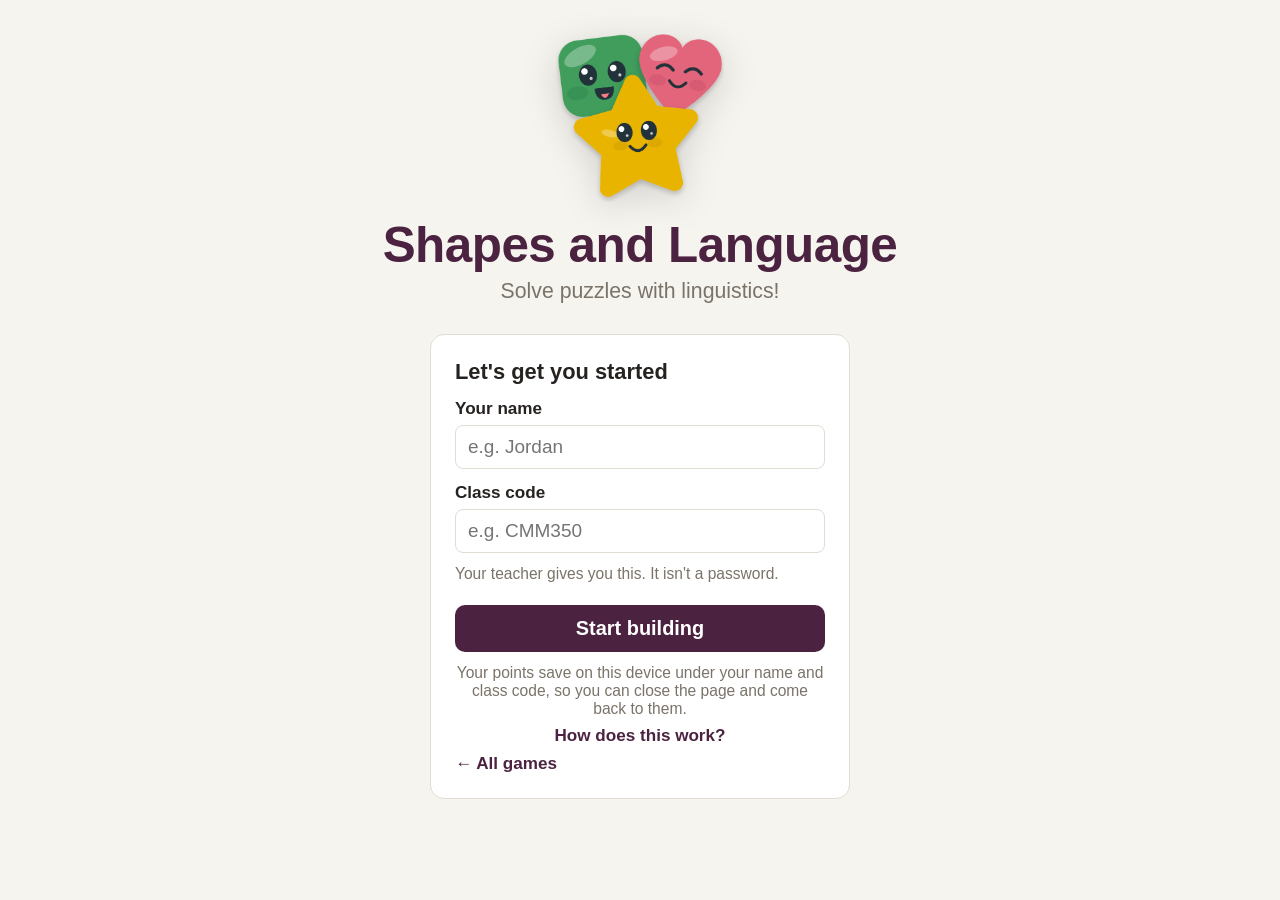
<file: index.html>
<!doctype html>
<html lang="en">
<head>
<meta charset="utf-8">
<meta name="viewport" content="width=device-width, initial-scale=1, viewport-fit=cover">
<title>Shapes and Language</title>
<link rel="stylesheet" href="style.css?v=85">
<link rel="icon" href="icon-32.png?v=85" sizes="32x32" type="image/png">
<link rel="icon" href="icon-192.png?v=85" sizes="192x192" type="image/png">
<meta name="theme-color" content="#4b2340">
<!-- Enough to be added to a home screen and open without browser bars, on
     both platforms. Deliberately NO service worker: this stays a plain page
     that fetches fresh every time, so nobody is ever stuck on a cached
     version with no way to know it's out of date (see the cleanup at the
     bottom of this file, which removes any left over from when there was
     one). The cost is that it needs a connection, which for a page this
     size is a fair trade for never lying about what it's showing. -->
<link rel="manifest" href="manifest.webmanifest?v=85">
<link rel="apple-touch-icon" href="icon-180.png?v=85">
<meta name="apple-mobile-web-app-capable" content="yes">
<meta name="apple-mobile-web-app-status-bar-style" content="default">
<meta name="apple-mobile-web-app-title" content="Shapes">
</head>
<body>
<div id="app">

  <header id="app-header">
    <div class="brand">
      <img src="logo.png?v=85" alt="" class="brand-logo">
      <span class="brand-name">Shapes and Language</span>
    </div>
    <div class="header-right">
      <span id="player-points" class="points-pill hidden">0 pts</span>
      <!-- Sound, help and switch-player live behind this. They're all
           occasional, and in the header they crowded out the two things
           that aren't: the brand and your points. The word "Menu" is
           spelled out next to the icon -- a bare ☰ assumes you already
           know what it means. -->
      <button id="btn-menu" class="btn-menu" aria-haspopup="dialog">☰ Menu</button>
    </div>
  </header>

  <main>

    <!-- ============ NAME GATE ============ -->
    <!-- The first thing anyone sees, and for a lot of this audience the
         moment they decide whether this is going to be painful. So the
         logo and the name get the whole top of the screen at a size you
         can't miss, and the two boxes sit underneath as the small, easy
         thing they actually are. The header's own brand is hidden here --
         showing the name twice on the one screen that is about the name
         just makes both of them look smaller. -->
    <section id="screen-name" class="screen">
      <div class="hero">
        <img src="logo.png?v=85" alt="" class="hero-logo">
        <h1 class="hero-name">Shapes and Language</h1>
        <p class="hero-tag">Solve puzzles with linguistics!</p>
      </div>
      <div class="card narrow">
        <h2>Let's get you started</h2>
        <label>Your name
          <input id="input-name" type="text" maxlength="30" autocomplete="off"
                 autocapitalize="words" autocorrect="off" spellcheck="false" placeholder="e.g. Jordan">
        </label>
        <label>Class code
          <input id="input-code" type="text" maxlength="20" autocomplete="off"
                 autocapitalize="characters" autocorrect="off" spellcheck="false" placeholder="e.g. CMM350">
        </label>
        <p class="field-help">Your teacher gives you this. It isn't a password.</p>
        <p id="name-error" class="field-error hidden"></p>
        <button id="btn-start" class="btn-primary btn-hero">Start building</button>
        <p class="muted start-note">Your points save on this device under your name and class code, so you can close the page and come back to them.</p>
        <!-- The header is hidden on this screen, so the way into help is
             here instead -- and a labelled link is easier to find than a
             hamburger for someone who has just arrived. -->
        <button class="link-btn welcome-help" data-help="general">How does this work?</button>
        <a class="link-btn welcome-help" href="https://jjgerard.github.io/games/">&larr; All games</a>
      </div>
    </section>

    <!-- ============ LEVEL SELECT ============ -->
    <!-- One progression of twelve. Levels 1-4 run the flat basic phase and
         5-12 the X-bar phase, but a student is never asked to pick between
         them: the switch happens where the syllabus puts it, at Level 5.
         Locked cards show nothing but their number, so the vocabulary a
         later level teaches can't leak backwards. -->
    <section id="screen-levels" class="screen hidden">
      <a class="link-btn back-btn" href="https://jjgerard.github.io/games/">&larr; All games</a>
      <h1>Choose a level</h1>
      <div class="level-grid" id="level-grid"></div>
      <div class="level-grid roadmap-grid" id="roadmap"></div>
    </section>

    <!-- ============ LEVEL 1 (sub-levels) ============ -->
    <section id="screen-level1" class="screen hidden">
      <button class="link-btn back-btn" data-back>&larr; Levels</button>
      <h1 id="level1-heading">Level 1 &mdash; Shapes</h1>
      <p class="muted">Each sub-level gives you a fixed set of pieces &mdash; use every one of them, connected into a single shape, with no shortcuts. Finish one to unlock the next.</p>
      <div class="target-grid" id="target-grid"></div>
    </section>

    <!-- ============ LEVEL 2 (sentences) ============ -->
    <section id="screen-level2" class="screen hidden">
      <button class="link-btn back-btn" data-back>&larr; Levels</button>
      <h1 id="level2-heading">Level 2 &mdash; Words</h1>
      <p class="muted">Every piece is already labeled &mdash; drag each word from the bank onto the piece it belongs to. Finish one sentence to unlock the next.</p>
      <div class="target-grid" id="wordmatch-grid"></div>
    </section>

    <!-- ============ LEVEL 3 (constituency yes/no) ============ -->
    <section id="screen-level3" class="screen hidden">
      <button class="link-btn back-btn" data-back>&larr; Levels</button>
      <h1 id="level3-heading">Level 3 &mdash; Constituents</h1>
      <p class="muted">A string of words from the sentence is highlighted below the tree &mdash; is it a constituent (the whole yield of some single piece) or not? Get a run of correct answers to finish.</p>
      <div class="target-grid" id="constituency-grid"></div>
    </section>

    <!-- ============ LEVEL 4 (category ID) ============ -->
    <section id="screen-level4" class="screen hidden">
      <button class="link-btn back-btn" data-back>&larr; Levels</button>
      <h1 id="level4-heading">Level 4 &mdash; Categories</h1>
      <p class="muted">A constituent from the sentence is highlighted below the tree &mdash; click the matching category sticker. Get a run of correct answers to finish.</p>
      <div class="target-grid" id="categoryid-grid"></div>
    </section>

    <!-- ============ LEVELS 9-12 (one shared screen) ============ -->
    <!-- All four run the same canvas and the same modal and differ only in
         what they deal out, so they share a screen the way Levels 1-4 and
         5-8 already do. The heading and the paragraph are set per level. -->
    <section id="screen-combine" class="screen hidden">
      <button class="link-btn back-btn" data-back>&larr; Levels</button>
      <h1 id="combine-heading">Level 9 &mdash; Building</h1>
      <p class="muted" id="combine-intro"></p>
      <div class="target-grid" id="combine-grid"></div>
    </section>

    <!-- ============ REVEAL (final sub-level: fill in the blanks) ============ -->
    <section id="screen-reveal" class="screen hidden">
      <button class="link-btn back-btn" data-back>&larr; Levels</button>
      <h1>Mystery Level</h1>
      <p class="muted">Here's a shape you built. Type what you think each shape and each number stands for &mdash; a short word or abbreviation is fine.</p>
      <button id="btn-redo-reveal" class="btn-secondary redo-btn">&#8635; Redo from scratch</button>
      <div id="reveal-body">
        <p id="reveal-win" class="reveal-win hidden"><strong>You've cracked the code!</strong> The shape on the left now shows the real labels.</p>
        <div class="legend-layout">
          <!-- Same pannable/zoomable canvas skeleton as every other tree in
               the game, so the Mystery Level tree can be zoomed in on and
               dragged around rather than being squashed into a fixed box. -->
          <div class="legend-tree">
            <div class="canvas-stage">
              <div class="canvas-wrap">
                <svg id="reveal-canvas" xmlns="http://www.w3.org/2000/svg"></svg>
              </div>
            </div>
          </div>
          <div class="legend-lists" id="reveal-lists"></div>
        </div>
        <div class="reveal-footer" id="reveal-footer"></div>
      </div>
    </section>

  </main>
</div>

<!-- ============ SHARED EDITOR MODAL (Level 1) ============ -->
<div id="editor-overlay" class="overlay hidden">
  <div class="editor">
    <div class="editor-header">
      <div class="editor-header-text">
        <div id="editor-title">Build it</div>
      </div>
      <div class="editor-actions">
        <button class="btn-icon btn-icon-sm" data-help="editor" title="How to play" aria-label="How to play">?</button>
        <button id="editor-snip" class="btn-icon" title="Snip a joint apart" aria-label="Snip a joint apart">&#9986;&#65039;</button>
        <button id="editor-clear" class="btn-secondary">Start over</button>
        <button id="editor-close" class="link-btn">&times; close</button>
      </div>
    </div>
    <div class="editor-body">
      <div class="canvas-stage">
        <div class="canvas-wrap">
          <svg id="editor-canvas" xmlns="http://www.w3.org/2000/svg"></svg>
        </div>
      </div>
    </div>
  </div>
</div>

<!-- ============ WORD MATCH MODAL (Level 2) ============ -->
<div id="wordmatch-overlay" class="overlay hidden">
  <div class="editor">
    <div class="editor-header">
      <div class="editor-header-text">
        <div id="wordmatch-title">Build it</div>
      </div>
      <div class="editor-actions">
        <button class="btn-icon btn-icon-sm" data-help="wordmatch" title="How to play" aria-label="How to play">?</button>
        <button id="wordmatch-clear" class="btn-secondary">Start over</button>
        <button id="wordmatch-close" class="link-btn">&times; close</button>
      </div>
    </div>
    <div class="editor-body wm-body">
      <div id="wordmatch-sentence" class="wm-sentence"></div>
      <div class="wm-statusbar">
        <button id="wordmatch-skip" class="btn-secondary btn-small">Skip this word &rarr;</button>
      </div>
      <div class="canvas-stage">
        <div class="canvas-wrap">
          <svg id="wordmatch-canvas" xmlns="http://www.w3.org/2000/svg"></svg>
        </div>
      </div>
    </div>
  </div>
</div>

<!-- ============ COMBINE MODAL (Level 9) ============ -->
<div id="combine-overlay" class="overlay hidden">
  <div class="editor">
    <div class="editor-header">
      <div class="editor-header-text">
        <div id="combine-title">Build it</div>
      </div>
      <div class="editor-actions">
        <button class="btn-icon btn-icon-sm" data-help="combine" title="How to play" aria-label="How to play">?</button>
        <button id="combine-snip" class="btn-icon" title="Pull a piece back out" aria-label="Pull a piece back out">&#9986;&#65039;</button>
        <button id="combine-clear" class="btn-secondary">Start over</button>
        <button id="combine-close" class="link-btn">&times; close</button>
      </div>
    </div>
    <div class="editor-body cb-body">
      <!-- Rounds, not one long puzzle: joining two phrases is a single drag,
           and a sub-level that ends after one drag doesn't teach the pattern.
           The next round is never sprung automatically -- the button waits,
           so a finished tree can be looked at for as long as it's wanted. -->
      <div class="cb-statusbar">
        <div id="combine-rounds" class="cb-rounds"></div>
        <div id="combine-lives" class="cb-lives hidden" role="status"></div>
        <div id="combine-sentence" class="cb-sentence hidden"></div>
        <button id="combine-next" class="btn-primary btn-small hidden">Next round &rarr;</button>
      </div>
      <div class="canvas-stage">
        <div class="canvas-wrap">
          <svg id="combine-canvas" xmlns="http://www.w3.org/2000/svg"></svg>
        </div>
      </div>
    </div>
  </div>
</div>

<!-- ============ CONSTITUENCY QUIZ MODAL (Level 3) ============ -->
<div id="constituency-overlay" class="overlay hidden">
  <div class="editor">
    <div class="editor-header">
      <div class="editor-header-text">
        <div id="constituency-title">Build it</div>
      </div>
      <div class="editor-actions">
        <button class="btn-icon btn-icon-sm" data-help="quiz3" title="How to play" aria-label="How to play">?</button>
        <button id="constituency-close" class="link-btn">&times; close</button>
      </div>
    </div>
    <div class="editor-body quiz-body">
      <div class="quiz-question-panel">
        <div class="streak-bar-wrap">
          <div class="streak-bar"><div id="constituency-streak-fill" class="streak-bar-fill"></div></div>
          <div id="constituency-streak-label" class="streak-label"></div>
        </div>
        <div id="constituency-sentence" class="quiz-sentence"></div>
        <div id="constituency-feedback" class="quiz-feedback" role="status"></div>
        <div class="quiz-answer-row">
          <button id="constituency-yes" class="btn-primary quiz-answer-btn">Yes, it's a constituent</button>
          <button id="constituency-no" class="btn-secondary quiz-answer-btn">No, it's not</button>
        </div>
        <button id="constituency-next" class="btn-primary quiz-next hidden">Next question &rarr;</button>
      </div>
      <div class="canvas-stage">
        <div class="canvas-wrap">
          <svg id="constituency-canvas" xmlns="http://www.w3.org/2000/svg"></svg>
        </div>
      </div>
    </div>
  </div>
</div>

<!-- ============ CATEGORY ID QUIZ MODAL (Level 4) ============ -->
<div id="categoryid-overlay" class="overlay hidden">
  <div class="editor">
    <div class="editor-header">
      <div class="editor-header-text">
        <div id="categoryid-title">Build it</div>
      </div>
      <div class="editor-actions">
        <button class="btn-icon btn-icon-sm" data-help="quiz4" title="How to play" aria-label="How to play">?</button>
        <button id="categoryid-close" class="link-btn">&times; close</button>
      </div>
    </div>
    <div class="editor-body quiz-body">
      <div class="quiz-question-panel">
        <div class="streak-bar-wrap">
          <div class="streak-bar"><div id="categoryid-streak-fill" class="streak-bar-fill"></div></div>
          <div id="categoryid-streak-label" class="streak-label"></div>
        </div>
        <div id="categoryid-sentence" class="quiz-sentence"></div>
        <div id="categoryid-feedback" class="quiz-feedback" role="status"></div>
        <div id="categoryid-matrix" class="quiz-category-matrix"></div>
        <button id="categoryid-next" class="btn-primary quiz-next hidden">Next question &rarr;</button>
      </div>
      <div class="canvas-stage">
        <div class="canvas-wrap">
          <svg id="categoryid-canvas" xmlns="http://www.w3.org/2000/svg"></svg>
        </div>
      </div>
    </div>
  </div>
</div>

<!-- ============ HOW-TO-PLAY PANEL ============ -->
<div id="help-overlay" class="overlay overlay-dialog hidden">
  <div class="dialog">
    <h2 id="help-title">How to play</h2>
    <div id="help-body" class="dialog-body"></div>
    <div class="dialog-actions">
      <button id="help-close" class="btn-primary">Got it</button>
    </div>
  </div>
</div>

<!-- ============ MENU ============ -->
<div id="menu-overlay" class="overlay overlay-dialog hidden">
  <div class="dialog">
    <h2>Menu</h2>
    <p id="menu-player" class="dialog-body hidden"></p>
    <div class="menu-actions">
      <button id="menu-sound" class="btn-secondary menu-item">🔊 Sound is on</button>
      <button id="menu-help" class="btn-secondary menu-item">? How to play</button>
      <!-- Reachable from the very first screen, so it has to be readable by
           someone who hasn't started -- and must not say what the shapes
           turn out to mean. That's the Mystery Level's to give away. -->
      <button id="menu-about" class="btn-secondary menu-item">About this game</button>
      <a id="menu-sandbox" class="btn-secondary menu-item" href="sandbox.html">Sandbox: build your own trees</a>
      <button id="menu-switch" class="btn-secondary menu-item hidden">Switch player</button>
    </div>
    <div class="dialog-actions">
      <button id="menu-close" class="btn-primary">Close</button>
    </div>
  </div>
</div>

<!-- ============ CONFIRM DIALOG ============ -->
<div id="confirm-overlay" class="overlay overlay-dialog hidden">
  <div class="dialog">
    <h2 id="confirm-title">Are you sure?</h2>
    <p id="confirm-message" class="dialog-body"></p>
    <div class="dialog-actions">
      <button id="confirm-cancel" class="btn-secondary">No, go back</button>
      <button id="confirm-ok" class="btn-primary">Yes</button>
    </div>
  </div>
</div>

<div class="mascot-wrap">
  <div id="mascot-bubble" class="mascot-bubble" role="status"></div>
  <!-- Same cutesy treatment as the logo shapes -- gloss, blush, glinted eyes
       -- but deliberately still a hexagon, which is NOT one of the eight
       category shapes. It sits inches from a board of shapes that mean
       something, so it has to be readable as the guide and not as a piece.

       Two faces are drawn, one on top of the other: the resting one and a
       delighted one (eyes squeezed shut, mouth wide open). The celebrations
       cross-fade between them in CSS -- morphing a path's `d` is not
       something every browser will interpolate, but opacity always is. -->
  <div id="mascot" class="mascot" aria-hidden="true">
    <svg viewBox="0 0 100 100">
      <clipPath id="mascot-clip">
        <polygon points="50,8 86,29 86,71 50,92 14,71 14,29"/>
      </clipPath>
      <polygon class="mascot-body" points="50,8 86,29 86,71 50,92 14,71 14,29"/>
      <g clip-path="url(#mascot-clip)">
        <ellipse class="mascot-gloss" cx="34" cy="26" rx="17" ry="8" transform="rotate(-24 34 26)"/>
        <ellipse class="mascot-blush" cx="26" cy="62" rx="8" ry="5.2"/>
        <ellipse class="mascot-blush" cx="74" cy="62" rx="8" ry="5.2"/>
      </g>
      <g class="mascot-face">
        <ellipse class="mascot-eye" cx="36" cy="46" rx="7.5" ry="9"/>
        <ellipse class="mascot-eye" cx="64" cy="46" rx="7.5" ry="9"/>
        <circle class="mascot-glint" cx="33.5" cy="42.6" r="2.7"/>
        <circle class="mascot-glint" cx="61.5" cy="42.6" r="2.7"/>
        <path class="mascot-mouth" d="M 38 62 Q 50 73 62 62"/>
      </g>
      <g class="mascot-face-happy">
        <path class="mascot-eye-shut" d="M 28 48 Q 36 39 44 48"/>
        <path class="mascot-eye-shut" d="M 56 48 Q 64 39 72 48"/>
        <path class="mascot-mouth-open" d="M 39 60 Q 39 74 50 74 Q 61 74 61 60 Z"/>
      </g>
    </svg>
  </div>
</div>

<script src="sound.js?v=85"></script>
<script src="data.js?v=85"></script>
<script src="shapes.js?v=85"></script>
<script src="canvas.js?v=85"></script>
<script src="wordmatch.js?v=85"></script>
<script src="editor.js?v=85"></script>
<script src="combine.js?v=85"></script>
<script src="streak.js?v=85"></script>
<script src="treeviewer.js?v=85"></script>
<script src="app.js?v=85"></script>
<script>
  // Plain webpage, not an installable app -- clean up any service worker
  // and caches left over from when it registered one, so nobody's stuck
  // on a stale cached version with no way to know it's out of date.
  if ('serviceWorker' in navigator) {
    navigator.serviceWorker.getRegistrations().then(regs => regs.forEach(r => r.unregister()));
  }
  if (window.caches) {
    caches.keys().then(keys => keys.forEach(k => caches.delete(k)));
  }
</script>
</body>
</html>
</file>
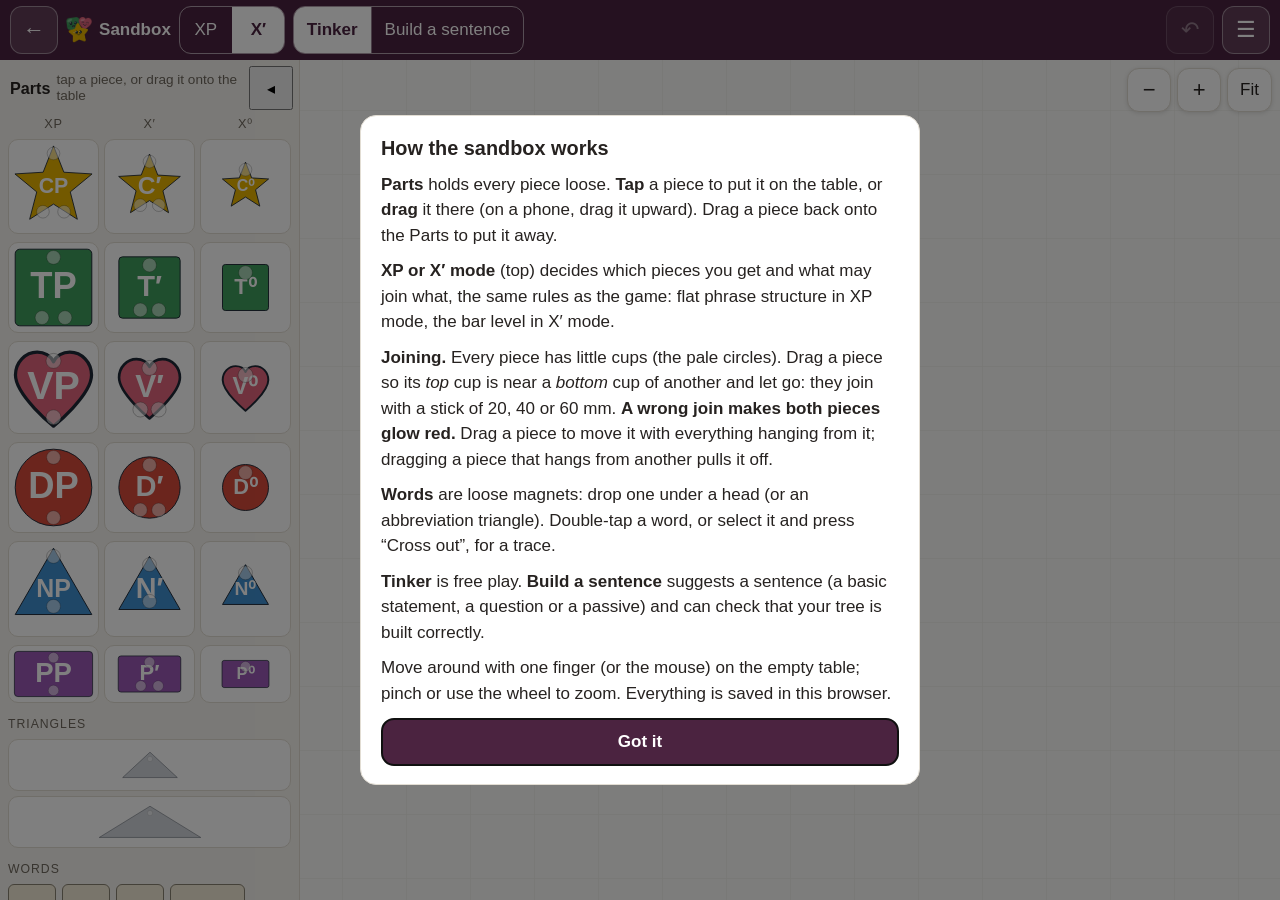
<file: sandbox.html>
<!doctype html>
<html lang="en">
<head>
<meta charset="utf-8">
<meta name="viewport" content="width=device-width, initial-scale=1, viewport-fit=cover">
<title>Sandbox · Shapes and Language</title>
<link rel="stylesheet" href="sandbox.css?v=2">
<link rel="icon" href="icon-32.png" sizes="32x32" type="image/png">
<link rel="icon" href="icon-192.png" sizes="192x192" type="image/png">
<meta name="theme-color" content="#4b2340">
<meta name="apple-mobile-web-app-capable" content="yes">
<meta name="apple-mobile-web-app-title" content="Shapes">
</head>
<body>
<div id="sb">

  <header id="bar">
    <div id="bar-left">
      <a class="icon-btn" href="index.html" aria-label="Back to the game" title="Back to the game">←</a>
      <span class="brand"><img src="logo.png" alt="" class="brand-logo"><span class="brand-name">Sandbox</span></span>
      <span class="seg" id="seg-mode" role="group" aria-label="Mode">
        <button data-mode="prex" title="XP mode: flat phrase structure">XP</button><button data-mode="xbar" title="X′ mode: with the bar level">X′</button>
      </span>
      <span class="seg" id="seg-activity" role="group" aria-label="What to do">
        <button data-activity="tinker">Tinker</button><button data-activity="sentence"><span class="long">Build a sentence</span><span class="short">Build</span></button>
      </span>
      <button class="bar-btn sent-only" id="btn-check" hidden>Check</button>
      <span class="seg sent-only" id="type-chips" role="group" aria-label="Kind of sentence" hidden></span>
      <button class="bar-btn ghost sent-only" id="btn-answer" hidden><span class="long">Show answer</span><span class="short">Answer</span></button>
      <button class="bar-btn ghost sent-only" id="btn-next" hidden><span class="long">Another sentence</span><span class="short">Next</span></button>
    </div>
    <div id="bar-right">
      <button class="icon-btn" id="btn-undo" aria-label="Undo" title="Undo">↶</button>
      <button class="icon-btn" id="btn-menu" aria-label="Menu" aria-haspopup="dialog" title="Menu">☰</button>
    </div>
  </header>

  <section id="task">
    <div id="taskline" hidden>
      <b id="task-sentence"></b>
      <span id="task-note"></span>
      <span id="task-result" role="status" aria-live="polite"></span>
    </div>
  </section>

  <section id="stage">
    <svg id="board" xmlns="http://www.w3.org/2000/svg" role="application" aria-label="Table: build trees here">
      <defs>
        <pattern id="grid" width="64" height="64" patternUnits="userSpaceOnUse">
          <path d="M64 0H0V64" fill="none" class="grid-line"/>
        </pattern>
      </defs>
      <g id="world">
        <rect id="grid-rect" x="-6000" y="-6000" width="12000" height="12000" fill="url(#grid)"/>
        <g id="layer-pieces"></g>
        <g id="layer-sticks"></g>
        <g id="layer-words"></g>
        <g id="layer-ghost"></g>
      </g>
    </svg>
    <button class="btn sm" id="shelf-open" aria-label="Show the parts" title="Show the parts">Parts ▸</button>
    <div id="status" aria-live="polite"></div>
    <div id="view">
      <button class="icon-btn sm" id="btn-zoom-out" aria-label="Zoom out">−</button>
      <button class="icon-btn sm" id="btn-zoom-in" aria-label="Zoom in">+</button>
      <button class="btn sm" id="btn-fit">Fit</button>
    </div>
    <div id="sel-bar">
      <button class="btn" id="sel-dup">Duplicate</button>
      <button class="btn" id="sel-cross">Cross out</button>
      <button class="btn danger" id="sel-del">Delete</button>
    </div>
  </section>

  <aside id="shelf">
    <div class="shelf-head"><b>Parts</b><span class="muted">tap a piece, or drag it onto the table</span><button class="chev" id="shelf-toggle" aria-label="Hide the parts" title="Hide the parts">◂</button></div>
    <div class="scroll" id="shelf-scroll"></div>
  </aside>

</div>

<div id="toast"></div>

<dialog id="menu">
  <h3>Menu</h3>
  <div class="menu-list">
    <div class="menu-row"><span>Labels</span>
      <span class="seg" id="seg-labels" role="group" aria-label="Labels"><button data-labels="letters">NP · N′ · N⁰</button><button data-labels="numbers">1 · 1.5 · 2</button></span>
    </div>
    <button class="btn" id="m-redo">↷ Redo</button>
    <button class="btn" id="m-export">Save picture</button>
    <button class="btn" id="m-clear">Clear the table</button>
    <button class="btn" id="m-help">How it works</button>
    <a class="btn" href="https://jjgerard.github.io/trees/">Tree studio: publication-quality trees →</a>
    <a class="btn" href="index.html">← Back to the game</a>
    <a class="btn" href="https://jjgerard.github.io/games/">← All games</a>
  </div>
  <form method="dialog"><button class="btn primary wide">Close</button></form>
</dialog>

<dialog id="help">
  <h3>How the sandbox works</h3>
  <p><b>Parts</b> holds every piece loose. <b>Tap</b> a piece to put it on the table, or <b>drag</b> it there (on a phone, drag it upward). Drag a piece back onto the Parts to put it away.</p>
  <p><b>XP or X′ mode</b> (top) decides which pieces you get and what may join what, the same rules as the game: flat phrase structure in XP mode, the bar level in X′ mode.</p>
  <p><b>Joining.</b> Every piece has little cups (the pale circles). Drag a piece so its <i>top</i> cup is near a <i>bottom</i> cup of another and let go: they join with a stick of 20, 40 or 60&nbsp;mm. <b>A wrong join makes both pieces glow red.</b> Drag a piece to move it with everything hanging from it; dragging a piece that hangs from another pulls it off.</p>
  <p><b>Words</b> are loose magnets: drop one under a head (or an abbreviation triangle). Double-tap a word, or select it and press “Cross out”, for a trace.</p>
  <p><b>Tinker</b> is free play. <b>Build a sentence</b> suggests a sentence (a basic statement, a question or a passive) and can check that your tree is built correctly.</p>
  <p>Move around with one finger (or the mouse) on the empty table; pinch or use the wheel to zoom. Everything is saved in this browser.</p>
  <form method="dialog"><button class="btn primary wide">Got it</button></form>
</dialog>

<dialog id="answer">
  <h3 id="answer-title">The answer</h3>
  <div id="answer-body"></div>
  <form method="dialog"><button class="btn primary wide">Close</button></form>
</dialog>

<script src="data.js"></script>
<script src="shapes.js"></script>
<script src="sandbox.js?v=2"></script>
</body>
</html>
</file>
<file: style.css>
:root {
  --bg: #f6f4ef;
  --panel: #ffffff;
  --ink: #262220;
  --muted: #7a7369;
  --line: #e2ddd3;
  /* The whole scheme, in one place. The rule any replacement has to keep: the
     accent stays DARK and stays dE > 30 from every colour in MODE_CATEGORIES.
     The chrome shares every screen with the eight category shapes, and an
     accent sitting near one of them quietly teaches that a colour means
     something it doesn't. The first green was only dE 23 from Adv's teal.

     Plum is dE 45 from its nearest (P's purple) and carries white text at
     13:1. It picks up the heart without being the heart's pink, and it is warm
     enough to sit with the logo's gold, pink and green on a cream page -- the
     cool navy that came before stopped working the moment the logo stopped
     being primary red, blue and yellow. A cocoa brown scores better still on
     distance (dE 55) if this ever needs the widest possible margin; it just
     reads duller next to the mark. */
  --accent: #4b2340;
  --accent-ink: #ffffff;
  --accent-dark: #351830;   /* button hover */
  --accent-mute: #c0b0bb;   /* disabled button */
  --accent-tint: #f4ecf2;   /* "done" cards */
  --accent-tint-2: #eee2ec; /* a filled slot on the canvas */
  /* Light, so the face can be dark and take the logo's own idiom. Same dE > 30
     rule as the accent: this lilac is dE 44 from N's blue. */
  --mascot-body: #d5bfd0;
  --mascot-ink: #4b2340;
  --danger: #c1443a;
  --radius: 14px;
  /* Actual rendered height of the docked mascot bar, kept in sync by
     syncMascotBarHeight() (app.js) whenever its text changes or the window
     resizes. Everything that shouldn't render underneath it (main, modal
     overlays) reads this instead of a guessed flat number. */
  --mascot-bar-h: 90px;
  font-family: -apple-system, "Segoe UI", Roboto, Helvetica, Arial, sans-serif;
  /* Base bumped up from the 16px default for readability -- everything
     sized in rem scales from this. */
  font-size: 19px;
}

* { box-sizing: border-box; }

body {
  margin: 0;
  background: var(--bg);
  color: var(--ink);
}

.hidden { display: none !important; }

#app-header {
  display: flex;
  justify-content: space-between;
  align-items: center;
  gap: 12px;
  padding: 14px 24px;
  background: var(--panel);
  border-bottom: 1px solid var(--line);
  position: sticky;
  top: 0;
  z-index: 5;
}
.brand {
  display: flex; align-items: center; gap: 9px; min-width: 0;
  font-weight: 700; font-size: 1.15rem; letter-spacing: -0.02em;
}
/* The same mark as the browser-tab icon, so the page and the tab agree
   about what this is. Decorative next to the name it sits beside, hence
   the empty alt. */
.brand-logo { height: 30px; width: auto; flex-shrink: 0; display: block; }
.brand-name { overflow: hidden; text-overflow: ellipsis; white-space: nowrap; }
.header-right { display: flex; align-items: center; gap: 10px; min-width: 0; }
.points-pill {
  background: var(--accent);
  color: var(--accent-ink);
  padding: 3px 10px;
  border-radius: 999px;
  font-weight: 600;
  font-size: 0.85rem;
}

main { max-width: 1080px; margin: 0 auto; padding: 28px 20px calc(var(--mascot-bar-h) + 24px); }

h1 { font-size: 1.7rem; margin: 0 0 8px; }
h2 { font-size: 1.25rem; }
.muted { color: var(--muted); }
.small { font-size: 0.9rem; }

.card {
  background: var(--panel);
  border: 1px solid var(--line);
  border-radius: var(--radius);
  padding: 24px;
}
.card.narrow { max-width: 420px; margin: 24px auto 60px; }

/* ---- the welcome screen ---- */
/* The logo at a size that reads as a title rather than a favicon, with the
   name under it. This is the only screen in the game with room to spare,
   and the only one where a first impression is being made. */
/* The hero is the top of the page here, so it supplies its own breathing
   room and main's standard top padding is just dead space above it. */
body.on-welcome main { padding-top: 8px; }
.hero { text-align: center; padding: 26px 16px 6px; }
.hero-logo {
  height: 168px; width: auto; display: block; margin: 0 auto 16px;
  filter: drop-shadow(0 8px 18px rgba(0,0,0,0.15));
}
.hero-name {
  font-size: 2.6rem; line-height: 1.08; margin: 0 0 8px;
  letter-spacing: -0.5px; color: var(--accent);
}
.hero-tag { font-size: 1.12rem; color: var(--muted); margin: 0; }
.card.narrow h2 { margin: 0 0 4px; font-size: 1.15rem; }
.btn-hero { width: 100%; margin-top: 18px; padding: 14px 18px; font-size: 1.08rem; }
.start-note { font-size: 0.82rem; margin: 12px 0 0; text-align: center; }
.welcome-help { display: block; margin: 8px auto 0; padding: 8px; font-size: 0.92rem; }
/* No header and no mascot here. The header would show the name a second
   time on the one screen that is about the name, and everything behind the
   menu -- sound, help, switch player -- is about a game you haven't started
   yet. The mascot has nothing to say before there is a puzzle: it would be
   a talking bar taking a strip of a screen whose only job is a logo, two
   boxes and a button.

   Between them they give back around 150px, which is what pays for a logo
   this size still clearing the fold on a short phone. --mascot-bar-h
   follows the bar's own height (syncMascotBarHeight in app.js), so main's
   reserved strip collapses on its own. */
body.on-welcome #app-header, body.on-welcome .mascot-wrap { display: none; }
.card label { display: block; margin-top: 14px; font-size: 0.9rem; font-weight: 600; }
.card input {
  display: block;
  width: 100%;
  margin-top: 6px;
  padding: 10px 12px;
  border: 1px solid var(--line);
  border-radius: 8px;
  font-size: 1rem;
}

button { font-family: inherit; cursor: pointer; }
.btn-primary, .btn-secondary {
  border: none;
  border-radius: 10px;
  padding: 12px 20px;
  font-size: 1.05rem;
  font-weight: 600;
}
.btn-primary { background: var(--accent); color: var(--accent-ink); }
.btn-primary:hover { background: var(--accent-dark); }
.btn-primary:disabled { background: var(--accent-mute); cursor: not-allowed; }
.btn-secondary { background: #eee9df; color: var(--ink); }
.btn-secondary:hover { background: #e2dccc; }
.btn-icon {
  background: #eee9df;
  color: var(--ink);
  border: none;
  border-radius: 10px;
  width: 48px;
  height: 48px;
  font-size: 1.3rem;
  line-height: 1;
  flex-shrink: 0;
}
.btn-icon:hover { background: #e2dccc; }
.btn-icon.active { background: var(--danger); color: #fff; }
/* The scissors ask to be tapped, on the two sub-levels that exist to teach
   them. Everything else on those canvases is already done for the student --
   the pieces are joined and the hint names the button -- so the button being
   the only thing moving is what connects the sentence to the control. It stops
   the moment it is armed (setSnipButtonActive), because red then means
   "armed". */
/* Held, not swept. A sine between beige and red spends most of its cycle
   somewhere in between, so a glance reads "slightly pink" rather than
   "flashing" -- the button has to sit at full red for a while, snap back, and
   sit at beige for a while. Same red and the same halo as the outline it is
   asking you to go and tap. */
@keyframes snip-call {
  0% {
    background: #eee9df; transform: scale(1);
    box-shadow: 0 0 0 0 rgba(193,68,58,0), 0 0 0 0 rgba(193,68,58,0);
  }
  15%, 50% {
    background: var(--danger); transform: scale(1.09);
    box-shadow: 0 0 0 5px rgba(193,68,58,0.45), 0 0 16px 4px rgba(193,68,58,0.6);
  }
  65%, 100% {
    background: #eee9df; transform: scale(1);
    box-shadow: 0 0 0 0 rgba(193,68,58,0), 0 0 0 0 rgba(193,68,58,0);
  }
}
.btn-icon.calling { animation: snip-call 1.05s ease-in-out infinite; }
/* Still marked out when the animation is off -- the point is which button to
   press, and that survives losing the movement. */
@media (prefers-reduced-motion: reduce) {
  .btn-icon.calling { animation: none; box-shadow: 0 0 0 3px var(--danger); }
}
/* Header/modal-corner variant -- still a comfortable tap target, just not
   as visually loud as the primary scissors button. */
.btn-icon-sm { width: 44px; height: 44px; font-size: 1.05rem; font-weight: 700; }
.btn-icon-off { background: transparent; border: 1px solid var(--line); opacity: 0.7; }
#btn-start { margin-top: 20px; width: 100%; }
.btn-small { padding: 8px 14px; font-size: 0.85rem; border-radius: 8px; }
/* Spelled out rather than a bare ☰: the icon alone assumes the reader
   already knows the convention, which is exactly the assumption this app
   tries not to make. */
.btn-menu {
  background: #eee9df; color: var(--ink); border: none; border-radius: 10px;
  padding: 11px 16px; font-size: 0.95rem; font-weight: 600;
  min-height: 44px; flex-shrink: 0; white-space: nowrap;
}
.btn-menu:hover { background: #e2dccc; }
/* Full-width rows, so each is an unmissable target and the labels can say
   what the setting currently IS. */
.menu-actions { display: flex; flex-direction: column; gap: 10px; margin-top: 16px; }
.menu-item { width: 100%; text-align: left; }
a.menu-item { display: block; box-sizing: border-box; text-decoration: none; color: inherit; }

.field-help { font-size: 0.82rem; color: var(--muted); margin: 10px 0 0; line-height: 1.4; }
/* Errors go inline, right under the fields they're about. A toast at the
   top of the screen is easy to miss and gone in two seconds -- which meant
   the very first thing a hesitant user did (press the button with a field
   empty) could look like nothing happening at all. */
.field-error {
  margin: 12px 0 0; padding: 10px 12px;
  background: #fbeceb; border: 1px solid var(--danger); border-radius: 8px;
  color: var(--danger); font-size: 0.88rem; font-weight: 600;
}
.card input.invalid { border-color: var(--danger); background: #fdf6f5; }

.link-btn {
  background: none;
  border: none;
  color: var(--accent);
  font-weight: 600;
  font-size: 0.9rem;
  padding: 0;
}
.link-btn:hover { text-decoration: underline; }
a.link-btn { text-decoration: none; }
/* The only real links in the app are in the About panel. Underlined and in
   the accent colour, because "it looks like a link" is the whole of how
   anyone knows to tap it. */
.dialog a { color: var(--accent); font-weight: 600; }
.back-btn { display: block; margin-bottom: 12px; }

/* ---- level select ---- */
.level-grid {
  display: grid;
  grid-template-columns: repeat(auto-fit, minmax(230px, 1fr));
  gap: 16px;
  margin-top: 18px;
}
.level-card {
  text-align: left;
  background: var(--panel);
  border: 1px solid var(--line);
  border-radius: var(--radius);
  padding: 20px;
  transition: transform 0.1s, box-shadow 0.1s;
}
.level-card:hover { transform: translateY(-2px); box-shadow: 0 6px 18px rgba(0,0,0,0.06); }
.level-num { font-size: 0.75rem; text-transform: uppercase; letter-spacing: 0.08em; color: var(--accent); font-weight: 700; }
.level-title { font-size: 1.2rem; font-weight: 700; margin: 4px 0 8px; }
.level-card p { margin: 0; color: var(--muted); font-size: 0.9rem; }
.level-progress { margin-top: 12px; font-size: 0.85rem; font-weight: 600; color: var(--ink); }

.level-card.level-done { border-color: var(--accent); background: var(--accent-tint); }
.level-card.locked {
  cursor: default;
  background: #f1efe7;
  color: var(--muted);
}
.level-card.locked:hover { transform: none; box-shadow: none; }
.level-card.locked .level-num { color: var(--muted); }
.level-card.locked .lock-badge { margin-top: 12px; font-size: 0.85rem; font-weight: 600; }

.roadmap-grid { margin-top: 34px; }

/* ---- level 1 grid ---- */
.fragment-grid {
  display: grid;
  grid-template-columns: repeat(auto-fill, minmax(150px, 1fr));
  gap: 14px;
  margin-top: 18px;
}
.fragment-card {
  background: var(--panel);
  border: 1px solid var(--line);
  border-radius: 12px;
  padding: 10px;
  text-align: center;
  position: relative;
}
.fragment-card.done { border-color: var(--accent); background: var(--accent-tint); }
.fragment-card .frag-num { font-size: 0.75rem; color: var(--muted); font-weight: 700; }
.fragment-card svg { width: 100%; height: 90px; }
.fragment-card button { width: 100%; margin-top: 6px; }
.done-badge {
  position: absolute; top: 6px; right: 8px;
  color: var(--accent); font-weight: 800; font-size: 1rem;
}

/* ---- level 2 targets ---- */
.target-grid {
  display: grid;
  grid-template-columns: repeat(auto-fit, minmax(240px, 1fr));
  gap: 16px;
  margin-top: 18px;
}
.target-card {
  background: var(--panel);
  border: 1px solid var(--line);
  border-radius: var(--radius);
  padding: 20px;
  text-align: left;
}
.target-card.done { border-color: var(--accent); background: var(--accent-tint); }
.target-card.locked { opacity: 0.55; }
.target-card h3 { margin: 0 0 6px; }
.target-card p { color: var(--muted); font-size: 0.9rem; margin: 0 0 12px; }
.target-card .frag-ids { font-size: 0.78rem; color: var(--muted); margin-bottom: 12px; }
.lock-note { font-size: 0.82rem; color: var(--muted); font-style: italic; }

/* ---- editor modal ---- */
.overlay {
  /* Stops short of the true viewport bottom by the mascot bar's height,
     same idea as main's padding -- the modal's own box just never reaches
     into that reserved strip, rather than needing to out-z-index it. */
  position: fixed; top: 0; left: 0; right: 0; bottom: var(--mascot-bar-h);
  background: rgba(20, 18, 15, 0.55);
  display: flex; align-items: center; justify-content: center;
  z-index: 20; padding: 16px;
}
/* Fills essentially the whole viewport (the overlay's 16px padding is the
   only margin) instead of capping out at 920px -- that cap was wasting
   most of a desktop screen's width on the dark backdrop while the actual
   working canvas was squeezed into a fraction of the available room. */
.editor {
  background: var(--panel);
  border-radius: var(--radius);
  width: 100%;
  height: 100%;
  display: flex; flex-direction: column;
  overflow: hidden;
}
.editor-header {
  display: flex; justify-content: space-between; align-items: center; gap: 12px;
  padding: 14px 20px; border-bottom: 1px solid var(--line);
}
/* Title truncates instead of wrapping/squeezing -- the button group must
   never get pushed out of view, that's how it ended up "covered" before. */
.editor-header-text { min-width: 0; flex: 1 1 auto; }
/* Applies to all four modal titles, not just the editor's: the header
   wraps now, so any title long enough to fill the row would push the
   close button down onto a line of its own. */
.editor-header-text > div {
  font-weight: 700; font-size: 1.1rem;
  overflow: hidden; text-overflow: ellipsis; white-space: nowrap;
}
.editor-actions { display: flex; align-items: center; gap: 10px; flex-shrink: 0; }
/* Small "x close" while a puzzle/sentence is still in progress; once it's
   actually finished, setModalDoneState() (app.js) swaps this to a big,
   hard-to-miss "Return to levels" button -- the small link is easy to miss,
   which is fine mid-task but not once there's nothing left to do. */
.btn-return { padding: 16px 30px; font-size: 1.15rem; min-width: 0; }
/* Finished state: nothing left to do in the puzzle, so the controls for
   doing it get out of the way and the exit takes the room. */
.editor-actions.done #editor-snip,
.editor-actions.done .btn-secondary { display: none; }
.editor-body { display: flex; flex: 1; min-height: 380px; }
/* touch-action:none, always -- touch-action on an SVG child (.tree-node)
   isn't reliably honored on real mobile browsers, so relying on the browser
   to split "pan here, drag there" by element doesn't work in practice. Pan
   and pinch-zoom are implemented by hand in editor.js instead, driven by
   which element the touch actually started on. */
/* flex-centers the svg when it's smaller than the visible area (so a small
   puzzle sits in the middle, not stuck in the top-left corner); once the
   svg outgrows the wrap, overflow:auto takes over and it scrolls normally.
   Plain center alignment on an overflowing flex item makes the start-side
   (top/left) overflow permanently unreachable by scrolling in every major
   browser -- that's why zooming out used to still cut off the left edge.
   "safe center" falls back to start-alignment once it overflows, so the
   whole thing stays reachable; unsupported browsers just keep plain
   center from the line above. */
/* A non-scrolling frame around .canvas-wrap, purely so the zoom/fit
   controls have something to anchor to. Absolutely positioning them inside
   .canvas-wrap itself would make them scroll away with the content -- which
   is exactly the situation they exist to rescue you from. */
.canvas-stage { position: relative; flex: 1; display: flex; min-width: 0; min-height: 0; }
.canvas-wrap {
  position: relative; flex: 1; overflow: auto; touch-action: none; overscroll-behavior: none;
  display: flex; align-items: center; justify-content: center;
  align-items: safe center; justify-content: safe center;
}
/* Always-visible zoom out / zoom in / fit, bottom-right of every canvas.
   Pinch and ctrl+wheel still work, but neither is discoverable, and both
   can strand you: the canvas is far bigger than its contents, so one stray
   background drag scrolls every piece off screen with no way back. "Fit"
   is that way back, and it always works regardless of how lost the view
   got. */
.canvas-controls {
  position: absolute; right: 12px; bottom: 12px;
  display: flex; gap: 6px;
  background: rgba(255, 253, 249, 0.94);
  border: 1px solid var(--line);
  border-radius: 12px;
  padding: 6px;
  box-shadow: 0 3px 12px rgba(0,0,0,0.12);
  z-index: 4;
}
.canvas-btn {
  min-width: 44px; height: 44px;
  border: none; border-radius: 8px;
  background: #eee9df; color: var(--ink);
  font-family: inherit; font-size: 1.15rem; font-weight: 700; line-height: 1;
  display: inline-flex; align-items: center; justify-content: center;
}
.canvas-btn:hover { background: #e2dccc; }
.canvas-btn-wide { font-size: 0.95rem; padding: 0 14px; }
#editor-canvas { flex-shrink: 0; }
#editor-canvas { display: block; background:
  radial-gradient(circle, #eee9df 1px, transparent 1px) 0 0/16px 16px, #fffdf9; }

/* svg node styling */
.tree-node { cursor: grab; touch-action: none; }
/* The invisible grab disc built into every node group (buildShapeGroup in
   shapes.js). `all` rather than relying on a transparent fill being treated
   as painted, which is exactly the kind of thing browsers disagree about. */
.node-hit { pointer-events: all; }
.tree-node .node-shape { stroke: rgba(0,0,0,0.25); stroke-width: 1.5; transition: stroke .1s, stroke-width .1s, filter .1s; }
.tree-node.dragging { cursor: grabbing; }
.tree-node.dragging .node-shape { filter: drop-shadow(0 4px 8px rgba(0,0,0,0.25)); }
.tree-node.snap-ready .node-shape {
  stroke: var(--accent);
  stroke-width: 4;
  filter: drop-shadow(0 0 8px rgba(47,111,94,0.65));
}
/* Label styling (size, weight, fill, anchor) now lives inline on the text
   element itself -- see buildShapeGroup in shapes.js -- since font-size
   needs to scale with the shape's radius (which varies by device), and
   this same element is reused by the static reveal/legend trees, which
   never had a .tree-node ancestor to pick this rule up from anyway. */
/* Shown after three failed joins in a row: two pieces that actually fit,
   pulsing amber. Distinct from .snap-ready's green (which means "let go
   now and these will join") -- this one means "start here". */
@keyframes hint-pulse {
  0%, 100% { stroke-width: 3; filter: drop-shadow(0 0 3px rgba(232,180,0,0.55)); }
  50%      { stroke-width: 6; filter: drop-shadow(0 0 12px rgba(232,180,0,0.95)); }
}
.tree-node.hinted .node-shape { stroke: #e8b400; animation: hint-pulse 1.2s ease-in-out infinite; }
.wm-slot.hinted { animation: hint-pulse 1.2s ease-in-out infinite; }
/* Arming the scissors has to change the screen unmistakably. It was a thin
   dashed outline, which is easy to miss on a busy canvas and -- in the
   tutorial that is one node on an empty one -- was the only thing that
   changed at all. So: a thick pulsing outline with a red halo, and everything
   that can't be cut pushed further back. Animated on .node-shape rather than
   on .tree-node, because the group carries its position in a transform
   attribute and animating transform there would drag every node to the
   canvas origin. */
@keyframes snip-pulse {
  0%, 100% { stroke-width: 6; filter: drop-shadow(0 0 4px rgba(193,68,58,0.65)); }
  50%      { stroke-width: 10; filter: drop-shadow(0 0 14px rgba(193,68,58,1)); }
}
.tree-node.snip-disabled { opacity: 0.3; }
.tree-node.snippable .node-shape {
  stroke: var(--danger);
  stroke-width: 6;
  stroke-dasharray: 9 5;
  stroke-linecap: round;
  animation: snip-pulse 1s ease-in-out infinite;
}
.tree-edge { stroke: #8a8375; stroke-width: 2; fill: none; }
.tree-edge.seam { stroke: var(--danger); stroke-width: 5; stroke-dasharray: 8 5; stroke-linecap: round; }

/* ---- level 9 combining ---- */
#combine-canvas {
  flex-shrink: 0; display: block;
  background: radial-gradient(circle, #eee9df 1px, transparent 1px) 0 0/16px 16px, #fffdf9;
}
/* An empty position, drawn as a dashed outline rather than a shape: it is
   deliberately NOT one of the eight silhouettes, because what goes in it is
   the question. It reads as a hole in the tree, which is exactly what it is.
   Unlike a piece, a slot is never a pointer target -- you drag a phrase TO
   it, never it to anything -- hence pointer-events:none. */
.cb-slot { pointer-events: none; }
.cb-slot-box {
  fill: #f4f0e7; stroke: #b7b0a2; stroke-width: 2.5; stroke-dasharray: 7 5;
  transition: fill .1s, stroke .1s, stroke-width .1s;
}
.cb-slot-text {
  fill: #8a8375; font-weight: 700; text-anchor: middle; dominant-baseline: middle;
  pointer-events: none; user-select: none;
}
/* Same green as .snap-ready on a piece, and it means the same thing: let go
   now and this will drop in. */
.cb-slot.ready .cb-slot-box {
  fill: var(--accent-tint-2); stroke: var(--accent); stroke-width: 4; stroke-dasharray: none;
  filter: drop-shadow(0 0 8px rgba(47,111,94,0.55));
}
.cb-slot.ready .cb-slot-text { fill: var(--accent); }
.cb-slot.hinted .cb-slot-box { stroke: #e8b400; stroke-dasharray: none; animation: hint-pulse 1.2s ease-in-out infinite; }
.cb-slot.snip-disabled { opacity: 0.45; }

/* ---- level 10 movement ---- */
/* A crossed-out copy of something pronounced elsewhere. Faded rather than
   recoloured, so it stays recognisably the same shape it was before it
   moved -- which is the point of drawing it at all. */
.cb-trace { opacity: 0.45; }
.cb-trace .node-shape { stroke-dasharray: 4 3; }
.cb-silent { fill: #b7b0a2; }
/* "This can move now." It appears the moment the tree is built far enough
   for there to be somewhere to move to, so it teaches the order of the
   steps without a word of instruction. */
.cb-movable .node-shape { stroke: #3b3a55; stroke-width: 3.5; stroke-dasharray: 3 2.5; }
/* A silent head waiting for a word. Solid, not dashed -- it isn't going
   anywhere yet, it's asking to be tapped. */
.cb-insertable .node-shape { stroke: #3b3a55; stroke-width: 3.5; }
.cb-insertable + .cb-silent, .cb-insertable .cb-silent { fill: #3b3a55; }
/* What the finger is carrying. Deliberately see-through: the real node is
   still in the tree underneath, and pretending otherwise would suggest the
   word had already left. */
.cb-ghost { opacity: 0.62; pointer-events: none; }
.cb-ghost .node-shape { filter: drop-shadow(0 4px 8px rgba(0,0,0,0.3)); }
/* Same ink as Level 2's movement arrows, so a student who met one there
   recognises this as the same thing. */
.cb-move-arrow { stroke: #3b3a55; stroke-width: 2.5; stroke-linecap: round; }
.cb-move-head { fill: #3b3a55; }
.cb-move-ring { stroke: #3b3a55; stroke-width: 2.5; stroke-dasharray: 9 6; opacity: 0.85; }

/* .editor-body is a row by default (the quiz modals put their question
   panel beside the tree); this one stacks, so the status strip sits above a
   full-width canvas rather than beside a squeezed one. */
.cb-body { flex-direction: column; }
/* Round counter, target sentence and the Next button. Same shape as Level
   2's status strip so the two modals feel like the same tool. */
.cb-statusbar {
  display: flex; align-items: center; gap: 12px; flex-wrap: wrap;
  padding: 8px 16px; border-bottom: 1px solid var(--line); flex-shrink: 0;
}
.cb-rounds { display: flex; gap: 6px; }
.cb-round-dot {
  width: 26px; height: 26px; border-radius: 50%;
  display: inline-flex; align-items: center; justify-content: center;
  font-size: 0.8rem; font-weight: 700;
  background: var(--panel-2, #f4f0e7); color: var(--muted); border: 2px solid var(--line);
}
/* How many wrong joins this round has left. A spent try is left in place
   rather than removed, so the number you started with stays visible and
   the row doesn't reflow under your hand as you lose them. */
.cb-lives { display: flex; gap: 4px; font-size: 1.15rem; line-height: 1; }
.cb-life { color: var(--danger); transition: color .15s, opacity .15s; }
.cb-life.spent { color: var(--line); opacity: 0.7; }
.cb-round-dot.done { background: var(--accent); color: #fff; border-color: var(--accent); }
.cb-round-dot.current { border-color: var(--accent); color: var(--accent); }
/* The sentence to build. Takes the leftover width so it never squeezes the
   round dots or the Next button onto a second line before it has to. */
.cb-sentence { flex: 1 1 160px; min-width: 0; font-weight: 700; font-size: 1.05rem; }
.cb-statusbar #combine-next { margin-left: auto; }

/* ---- level 2 word match ---- */
.wm-body { flex-direction: column; }
.wm-sentence {
  font-size: 1.3rem;
  font-weight: 700;
  text-align: center;
  padding: 14px 16px;
  border-bottom: 1px solid var(--line);
  display: flex; justify-content: center; flex-wrap: wrap; gap: 10px;
  flex-shrink: 0;
}
.wm-word { color: var(--muted); }
.wm-word.filled { color: var(--ink); }
/* The escape hatch for a word you can't place. The queue only advances on
   a correct placement, so without "Skip this word" a stuck student's only
   route forward was Start over -- throwing away every word already placed.
   Feedback does not live here; it goes to the mascot bar like everything
   else. */
.wm-statusbar {
  display: flex; align-items: center; justify-content: flex-end;
  padding: 8px 16px; border-bottom: 1px solid var(--line); flex-shrink: 0;
}
/* Natural size, not stretched to fill -- same as #editor-canvas -- so a
   big tree scrolls/zooms in .canvas-wrap instead of auto-shrinking. */
#wordmatch-canvas {
  flex-shrink: 0; display: block;
  background: radial-gradient(circle, #eee9df 1px, transparent 1px) 0 0/16px 16px, #fffdf9;
}
/* The one word currently up for grabs -- fixed to the viewport (bottom-
   left), not part of the SVG canvas at all, so it's always visible without
   scrolling. Home position sits just above the reserved mascot-bar strip
   (via the shared --mascot-bar-h variable) -- during an active drag,
   JS switches it to explicit left/top pixels to follow the pointer and
   this rule's bottom/left no longer apply. */
.wm-chip-float {
  position: fixed;
  left: 20px;
  bottom: calc(var(--mascot-bar-h) + 16px);
  z-index: 30;
  border: 1.5px solid var(--line);
  background: #fff;
  border-radius: 999px;
  padding: 12px 26px;
  /* Matches the size the word becomes once it's placed, so the chip you're
     dragging and the box you're dragging it to agree with each other. */
  font-size: 1.4rem;
  font-weight: 700;
  font-family: inherit;
  color: var(--ink);
  cursor: grab;
  touch-action: none;
  box-shadow: 0 4px 14px rgba(0,0,0,0.18);
}
.wm-chip-float.dragging { cursor: grabbing; }
/* The crossed-out copy, shown on the chip exactly as it will look once
   placed, so you can tell before dragging which of the two "did"s you're
   holding. Same size and weight as any other chip -- it is a word you have
   to identify and place like the rest. */
.wm-chip-float.trace { color: #6d665c; text-decoration: line-through; }

/* ---- movement (Level 2) ---- */
/* Drawn only once both ends are filled in. A slate colour distinct from
   all six category colours, so an arrow is never mistaken for a piece. */
.wm-move-arrow { stroke: #3b3a55; stroke-width: 2.5; stroke-linecap: round; }
.wm-move-head { fill: #3b3a55; }
.wm-move-ring { stroke: #3b3a55; stroke-width: 2.5; stroke-dasharray: 9 6; opacity: 0.85; }
/* A wrong drop used to snap the chip silently back to its corner, which is
   indistinguishable from the drag never having registered. Now it shakes,
   and the mascot bar says why. */
@keyframes chip-reject {
  0%, 100% { transform: translateX(0); }
  15% { transform: translateX(-8px); }
  30% { transform: translateX(7px); }
  45% { transform: translateX(-5px); }
  60% { transform: translateX(4px); }
  80% { transform: translateX(-2px); }
}
.wm-chip-float.rejected {
  animation: chip-reject 0.45s ease-in-out;
  border-color: var(--danger);
  box-shadow: 0 0 0 3px rgba(193, 68, 58, 0.25), 0 4px 14px rgba(0,0,0,0.18);
}

/* ---- level 3 & 4 quiz (constituency yes/no, category ID) ---- */
.quiz-body { flex-direction: column; }
.quiz-question-panel {
  padding: 16px 20px;
  border-bottom: 1px solid var(--line);
  display: flex;
  flex-direction: column;
  gap: 12px;
  flex-shrink: 0;
}
.streak-bar-wrap { display: flex; align-items: center; gap: 10px; }
.streak-bar { flex: 1; height: 10px; background: #eee9df; border-radius: 999px; overflow: hidden; }
.streak-bar-fill {
  height: 100%; width: 0%;
  background: var(--accent);
  border-radius: 999px;
  transition: width 0.25s ease;
}
.streak-label { font-size: 0.85rem; font-weight: 700; color: var(--muted); white-space: nowrap; }
.quiz-sentence {
  font-size: 1.3rem; font-weight: 700; text-align: center;
  display: flex; justify-content: center; flex-wrap: wrap; gap: 8px;
}
.quiz-word { color: var(--muted); padding: 2px 5px; border-radius: 6px; }
.quiz-word.highlighted { color: var(--ink); background: #fdeeb0; }
.quiz-feedback { min-height: 1.3em; font-weight: 600; text-align: center; }
.quiz-feedback.ok { color: var(--accent); }
.quiz-feedback.err { color: var(--danger); }
.quiz-answer-row { display: flex; justify-content: center; gap: 12px; flex-wrap: wrap; }
.quiz-answer-btn { min-width: 200px; }
/* Shown instead of the answer buttons after a WRONG answer, so the
   explanation stays on screen until it's actually been read. Correct
   answers still auto-advance -- there's nothing to read there, and needing
   a tap between every right answer would make a 10-streak a chore. */
.quiz-next { align-self: center; min-width: 220px; }
/* Natural size, not stretched to fill -- same as #editor-canvas/#wordmatch-canvas
   -- so TreeViewer's own zoom (width/height attributes) is what determines
   the rendered size, not the flex container squeezing it back down. Missing
   this made pinch/wheel-zoom silently no-op past the container's own size. */
#constituency-canvas, #categoryid-canvas {
  flex-shrink: 0; display: block;
  background: radial-gradient(circle, #eee9df 1px, transparent 1px) 0 0/16px 16px, #fffdf9;
}
/* Column-major grid (2 rows: phrase-level, then head-level) instead of a
   flex-wrap that landed 12 fixed-size stickers across 3 rows -- that ate
   over half the vertical space on a phone screen, most of it just wrapping.
   grid-auto-flow:column places buildCategoryMatrix()'s DOM order (each
   category's phrase button immediately followed by its head button) into
   one column per category, so this also groups each category's two forms
   visually without any JS change. Sticker size now follows the grid cell
   (auto-shrinks to fit the panel width) instead of a fixed px box. */
.quiz-category-matrix {
  display: grid;
  grid-template-rows: repeat(2, 1fr);
  grid-auto-flow: column;
  grid-auto-columns: minmax(0, 1fr);
  gap: 8px;
  max-width: 460px;
  margin: 0 auto;
}
.quiz-sticker {
  width: 100%; height: auto; aspect-ratio: 1 / 1;
  border: none; background: none; padding: 4px;
  border-radius: 12px;
  cursor: pointer;
}
.quiz-sticker:hover { background: #eee9df; }
.quiz-sticker svg { width: 100%; height: 100%; }

/* ---- legend/reveal tree (Level 1 Mystery Level) ---- */
.legend-layout { display: flex; gap: 28px; flex-wrap: wrap; }
/* A fixed-height frame holding a full pan/zoom canvas, rather than an SVG
   stretched to fit. Squeezing a whole tree into one screen-width box left
   the shapes too small to read on a phone -- and this is the one level
   where reading the tree IS the puzzle -- so it gets the same oversized
   scrollable canvas as every other tree in the game.

   max-width/overflow are not belt-and-braces: this is the only canvas that
   lives in the normal page flow rather than inside a position:fixed modal,
   so an un-clipped SVG here widens the whole document -- and on a phone
   that makes the browser zoom the entire page out to fit, which knocks the
   mobile layout out of its own media query. */
.legend-tree { flex: 1 1 420px; min-width: 0; max-width: 100%; display: flex; overflow: hidden; }
.legend-tree .canvas-stage {
  height: 520px; max-width: 100%;
  background: var(--panel); border: 1px solid var(--line);
  border-radius: var(--radius); overflow: hidden;
}
#reveal-canvas {
  flex-shrink: 0; display: block;
  background: radial-gradient(circle, #eee9df 1px, transparent 1px) 0 0/16px 16px, #fffdf9;
}
.legend-lists { flex: 1 1 300px; display: flex; flex-direction: column; gap: 18px; }
.legend-group h3 { margin: 0 0 8px; font-size: 0.95rem; }
.legend-slots { display: flex; flex-direction: column; gap: 6px; }
.legend-item { display: flex; flex-direction: column; gap: 4px; }
.hint-btn { font-size: 0.78rem; flex-shrink: 0; }
.hint-text { margin: 0; padding-left: 2px; font-size: 0.82rem; font-style: italic; color: var(--muted); }
/* The Mystery Level giving up and telling you, after enough wrong guesses.
   Amber, matching the "here's one that works" hints in Levels 1 and 2. */
.answer-text {
  margin: 0; padding: 8px 10px;
  background: #fdf3d4; border: 1px solid #e8b400; border-radius: 8px;
  font-size: 0.85rem; font-weight: 600; color: #6b5200;
}
.redo-btn { display: block; margin: 14px 0 0; }
.reveal-win { margin: 0 0 14px; }
.reveal-footer { margin-top: 28px; display: flex; justify-content: center; }
.reveal-footer button { width: 100%; max-width: 420px; }
/* flex-wrap matters on a narrow phone: shape swatch + text input + Check +
   Hint in one un-wrapping row squeezed the input down to a few characters
   wide, which is unusable for the one screen in the game that asks you to
   type. */
.legend-slot {
  display: flex; align-items: center; gap: 10px; flex-wrap: wrap;
  border: 1px dashed var(--line);
  border-radius: 8px;
  padding: 6px 10px;
  min-height: 38px;
  background: #fbfaf7;
}
.legend-slot.filled { border-style: solid; }
.legend-slot.correct { border-color: var(--accent); background: var(--accent-tint); }
.legend-slot.incorrect { border-color: var(--danger); background: #fbeceb; }
.legend-slot svg { width: 30px; height: 30px; flex-shrink: 0; }
.legend-slot .slot-label { font-size: 0.8rem; color: var(--muted); width: 30px; }
.legend-bank { display: flex; flex-wrap: wrap; gap: 8px; margin-top: 10px; }
.legend-chip {
  border: 1px solid var(--line);
  background: var(--panel);
  border-radius: 999px;
  padding: 6px 14px;
  font-size: 0.85rem;
  font-weight: 600;
  cursor: grab;
}
.legend-chip.placed { opacity: 0.35; cursor: default; }
.legend-chip.selected-chip { background: var(--accent); color: #fff; border-color: var(--accent); }
.legend-slot .slot-fill { flex: 1; font-weight: 600; font-size: 0.85rem; }
.reveal-input {
  flex: 1;
  min-width: 0;
  border: 1px solid var(--line);
  border-radius: 6px;
  padding: 6px 8px;
  font-size: 0.85rem;
  font-family: inherit;
}
.legend-slot.incorrect .reveal-input { border-color: var(--danger); }
.legend-slot .btn-secondary { padding: 4px 10px; font-size: 0.8rem; flex-shrink: 0; }
.legend-slot .slot-remove { color: var(--muted); font-size: 0.8rem; cursor: pointer; }

/* ---- how-to-play + confirm dialogs ---- */
/* Plain centered boxes rather than the full-bleed .editor layout the
   puzzle modals use. The confirm dialog exists because Start over and
   switch player were both one mis-tap away from destroying work with no
   warning at all; a native confirm() would do the job but reads as a
   browser security prompt ("this site says..."), which is exactly the kind
   of thing that makes a nervous user back out of the whole page. */
.overlay-dialog { z-index: 60; }
.dialog {
  background: var(--panel);
  border-radius: var(--radius);
  padding: 24px;
  width: min(520px, 100%);
  max-height: 100%;
  overflow: auto;
  box-shadow: 0 12px 40px rgba(0,0,0,0.28);
}
.dialog h2 { margin: 0 0 12px; font-size: 1.3rem; }
.dialog-body { margin: 0; color: var(--ink); font-size: 0.95rem; line-height: 1.5; }
.dialog-body ul { margin: 0; padding-left: 20px; }
.dialog-body li { margin-bottom: 10px; }
.dialog-body li:last-child { margin-bottom: 0; }
.dialog-body .dialog-note { color: var(--muted); font-size: 0.88rem; margin-top: 14px; }
.dialog-actions { display: flex; justify-content: flex-end; gap: 10px; margin-top: 22px; flex-wrap: wrap; }


@media (max-width: 640px) {
  html { font-size: 20px; }
  #app-header { padding: 12px 14px; }
  /* Three words don't fit one phone-width line beside the logo, the points
     pill and the menu button -- at 360px the name needs 204px and has 161.
     Ellipsising it ("Shapes and Lang…") is worse than wrapping, and two
     tight lines are still shorter than the 26px logo they sit next to, so
     the header doesn't actually get any taller. */
  .brand { gap: 7px; font-size: 0.95rem; }
  .brand-name { white-space: normal; text-overflow: clip; line-height: 1.15; }
  .brand-logo { height: 26px; width: auto; }
  main { padding: 16px 12px calc(var(--mascot-bar-h) + 20px); }
  .card.narrow { margin: 10px auto 24px; padding: 18px; }
  /* Still the biggest thing on the screen, but sized so that both boxes AND
     the Start button clear the fold on a 640px-tall phone -- a first screen
     whose only button needs scrolling to find is a first screen that looks
     broken. Measured, not guessed: at 360x640 the button lands ~30px clear. */
  .hero { padding: 8px 12px 2px; }
  .hero-logo { height: 118px; width: auto; margin-bottom: 10px; }
  .hero-name { font-size: 1.8rem; }
  .hero-tag { font-size: 0.95rem; }
  .card.narrow h2 { font-size: 1.05rem; }
  .btn-hero { margin-top: 12px; padding: 13px 16px; }
  .card label { margin-top: 11px; }
  .level-grid, .target-grid, .fragment-grid { grid-template-columns: 1fr; }
  .level-card.level-done p { display: none; }
  .level-card.level-done { padding: 14px 18px; }
  .level-card, .target-card { padding: 18px; }
  .btn-primary, .btn-secondary { padding: 14px 22px; font-size: 1.05rem; min-height: 48px; }
  .overlay { padding: 0; }
  .editor { width: 100%; height: 100%; max-height: 100vh; border-radius: 0; }
  .editor-header { padding: 10px 12px; gap: 8px; }
  .editor-header-text > div { font-size: 1.05rem; }
  .editor-actions { gap: 6px; }
  .editor-actions .btn-secondary { padding: 11px 14px; }
  .editor-actions .link-btn { font-size: 0.9rem; }
  .editor-body { min-height: 0; }
  .canvas-wrap { min-height: 0; }
  .btn-icon { width: 52px; height: 52px; font-size: 1.4rem; }
  .legend-layout { flex-direction: column; }
  /* Tall enough to be worth panning around in, short enough that the
     answer slots underneath are still reachable without a long scroll. */
  .legend-tree .canvas-stage { height: 62vh; max-height: 420px; min-height: 260px; }
  .legend-slot { min-height: 50px; padding: 10px 12px; }
  .legend-slot svg { width: 32px; height: 32px; }
  .reveal-input { font-size: 1.05rem; padding: 11px; }
  .legend-slot .btn-secondary { padding: 10px 16px; font-size: 1rem; min-height: 42px; }
  .mascot-wrap { padding: 8px 12px; gap: 8px; }
  .mascot { width: 48px; height: 48px; }
  .mascot-bubble { font-size: 0.9rem; }
  /* On a phone the finished-state exit gets its own full-width row rather
     than competing with the title for one line -- .editor-actions is
     flex-shrink:0, so without the wrap it simply overflowed the header
     and the button was cut in half. */
  .editor-header { flex-wrap: wrap; }
  .editor-actions.done { width: 100%; }
  .editor-actions.done .btn-return { flex: 1 1 auto; }
  .btn-return { padding: 18px 26px; font-size: 1.1rem; min-height: 52px; }
  .wm-sentence { font-size: 1.15rem; padding: 12px; gap: 8px; }
  .hint-btn { font-size: 0.95rem; }
  .hint-text { font-size: 0.9rem; }
  .wm-chip-float { left: 12px; padding: 14px 24px; font-size: 1.45rem; }
  .quiz-question-panel { padding: 12px 14px; gap: 10px; }
  .quiz-sentence { font-size: 1.15rem; gap: 6px; }
  .quiz-answer-btn { min-width: 0; flex: 1 1 140px; padding: 14px 16px; font-size: 1.05rem; min-height: 50px; }
  .streak-label { font-size: 0.8rem; }
  .quiz-category-matrix { gap: 6px; }
  /* Comfortable tap area without changing how big the "× close" text looks
     -- the visible link was previously only ~23px tall, well under the
     ~44px touch-target guideline, and mid-quiz it's the only way out. */
  .editor-actions .link-btn { padding: 13px 6px; min-height: 44px; display: inline-flex; align-items: center; }
  .btn-icon-sm { width: 44px; height: 44px; }
  /* The points and the menu button are fixed-size things -- squeezing them
     clips the pill and the word "Menu". The name is the one item that can
     give ground gracefully, by wrapping, so it absorbs the whole shortfall
     on a narrow phone. */
  .header-right { gap: 8px; flex-shrink: 0; }
  .btn-menu { padding: 10px 12px; font-size: 0.9rem; }
  .canvas-controls { right: 10px; bottom: 10px; padding: 5px; gap: 5px; }
  .canvas-btn { min-width: 46px; height: 46px; }
  .wm-statusbar { padding: 8px 12px; }
  /* The three items in Level 9's strip don't fit one phone-width line, and
     the sentence is the one that can wrap without losing anything -- so it
     takes a whole line of its own above the dots and the Next button. */
  .cb-statusbar { padding: 8px 12px; gap: 8px; }
  /* The sentence takes a line of its own, but LAST -- left in source order
     it forces a wrap on both sides of itself and the strip becomes three
     rows deep, all of it taken off the canvas. Sent to the end, the round
     dots and the Next button share the first row and it costs two. */
  .cb-sentence { flex: 1 1 100%; order: 3; font-size: 0.98rem; }
  .cb-round-dot { width: 24px; height: 24px; font-size: 0.75rem; }
  /* Sized to its content, not the whole screen -- a two-line "are you
     sure?" blown up to full-bleed reads as something far more serious than
     it is. .overlay's mobile rule drops padding to 0 for the puzzle modals,
     so put it back here. */
  .overlay-dialog { padding: 16px; }
  .dialog { padding: 20px; max-height: 100%; }
  .dialog-actions .btn-primary, .dialog-actions .btn-secondary { flex: 1 1 140px; }
  .quiz-next { min-width: 0; width: 100%; }
  .reveal-input { flex: 1 1 100%; }
}

/* ---- mascot ---- */
/* A docked bar spanning the bottom of the viewport, not a floating corner
   element -- it RESERVES its own strip of the page (main and .overlay both
   pad/inset themselves by --mascot-bar-h, kept in sync with its actual
   rendered height by syncMascotBarHeight() in app.js) instead of floating
   on top of content at a z-index that has to keep winning or losing fights
   with everything else. Nothing else should ever need to render in this
   strip, so overlap simply can't happen -- no z-index games required. */
.mascot-wrap {
  position: fixed;
  left: 0; right: 0; bottom: 0;
  z-index: 50;
  background: var(--panel);
  border-top: 1px solid var(--line);
  padding: 10px 16px;
  display: flex;
  align-items: center;
  justify-content: flex-end;
  gap: 12px;
  pointer-events: none;
}
.mascot { width: 60px; height: 60px; flex-shrink: 0; filter: drop-shadow(0 3px 6px rgba(0,0,0,0.18)); }
.mascot svg { width: 100%; height: 100%; overflow: visible; }
/* A light body, and still a hexagon: it sits a few centimetres from a board of
   coloured shapes that mean something, so it has to read as the guide rather
   than as a piece nobody has introduced. That is what --mascot-body has to
   respect -- the same rule as --accent: dE > 30 from every colour in
   MODE_CATEGORIES. The putty here is dE 44 from its nearest (Adv's teal).

   Being light is worth a lot beyond looks. It lets the face be dark, which is
   the logo's own idiom -- dark eye, white glint, soft wash of blush -- none of
   which works on a dark body, where a low-alpha pink composites to grey-mauve
   and a glint has no room to be subtle in.

   The trade is that a light body has almost no contrast against the cream page
   (1.7:1), so the outline is doing the work of separating it and is a real
   colour rather than a token black at 15%. */
.mascot-body { fill: var(--mascot-body); stroke: var(--mascot-ink); stroke-width: 2.5; }
/* The logo's surface treatment, carried over so the mascot belongs to the same
   family as the star, heart and square. */
.mascot-gloss { fill: #ffffff; opacity: 0.34; }
.mascot-blush { fill: #d8455f; opacity: 0.22; }
.mascot-eye { fill: var(--mascot-ink); }
.mascot-glint { fill: #ffffff; }
.mascot-mouth { stroke: var(--mascot-ink); stroke-width: 5.5; fill: none; stroke-linecap: round; }
.mascot-eye-shut { stroke: var(--mascot-ink); stroke-width: 5; fill: none; stroke-linecap: round; }
.mascot-mouth-open { fill: var(--mascot-ink); }
/* The delighted face waits underneath at zero opacity; the celebrations below
   cross-fade to it and back. */
.mascot-face-happy { opacity: 0; }

.mascot-bubble {
  font-size: 0.95rem;
  font-weight: 600;
  color: var(--ink);
  opacity: 0;
  transition: opacity 0.2s;
}
.mascot-bubble:empty { opacity: 0 !important; }
.mascot-bubble.visible { opacity: 1; }

@keyframes mascot-jump {
  0%   { transform: translateY(0) scale(1); filter: drop-shadow(0 0 0 rgba(255,209,60,0)); }
  30%  { transform: translateY(-22px) scale(1.1); filter: drop-shadow(0 0 16px rgba(255,209,60,0.95)); }
  55%  { transform: translateY(-22px) scale(1.1); filter: drop-shadow(0 0 16px rgba(255,209,60,0.95)); }
  100% { transform: translateY(0) scale(1); filter: drop-shadow(0 0 0 rgba(255,209,60,0)); }
}
.mascot.jumping { animation: mascot-jump 0.6s ease-out; }

@keyframes mascot-dance {
  0%   { transform: translateY(0) rotate(0deg); }
  10%  { transform: translateY(-16px) rotate(-14deg); }
  20%  { transform: translateY(0) rotate(12deg); }
  30%  { transform: translateY(-14px) rotate(-12deg); }
  40%  { transform: translateY(0) rotate(14deg); }
  50%  { transform: translateY(-18px) rotate(-10deg); }
  60%  { transform: translateY(0) rotate(10deg); }
  75%  { transform: translateY(-10px) rotate(-6deg); }
  90%  { transform: translateY(0) rotate(6deg); }
  100% { transform: translateY(0) rotate(0deg); }
}
.mascot.dancing { animation: mascot-dance 1.3s ease-in-out; }

/* The face joins in. Body movement alone reads as "something happened"; the
   eyes squeezing shut and the mouth flying open is what reads as pleased --
   and at 60px the face is most of what a student can actually see change.
   Durations here must stay in step with the timeouts in celebrateCorrect()
   and celebrateComplete() (app.js), which strip the class again. */
@keyframes mascot-face-swap {
  0%, 8%     { opacity: 1; }
  16%, 78%   { opacity: 0; }
  92%, 100%  { opacity: 1; }
}
@keyframes mascot-face-swap-in {
  0%, 8%     { opacity: 0; }
  16%, 78%   { opacity: 1; }
  92%, 100%  { opacity: 0; }
}
/* Hinged at the top so the mouth drops open rather than growing in place.
   transform-box: fill-box makes the origin the shape's own box -- without it
   an SVG child rotates about the viewBox origin instead. */
@keyframes mascot-mouth-pop {
  0%   { transform: scaleY(0.25); }
  40%  { transform: scaleY(1.12); }
  70%  { transform: scaleY(0.92); }
  100% { transform: scaleY(1); }
}
.mascot-mouth-open { transform-box: fill-box; transform-origin: top center; }

.mascot.jumping .mascot-face { animation: mascot-face-swap 0.6s ease-out; }
.mascot.jumping .mascot-face-happy { animation: mascot-face-swap-in 0.6s ease-out; }
.mascot.jumping .mascot-mouth-open { animation: mascot-mouth-pop 0.34s ease-out 0.06s; }

.mascot.dancing .mascot-face { animation: mascot-face-swap 1.3s ease-in-out; }
.mascot.dancing .mascot-face-happy { animation: mascot-face-swap-in 1.3s ease-in-out; }
.mascot.dancing .mascot-mouth-open { animation: mascot-mouth-pop 0.4s ease-out 0.08s; }
/* The blush comes up over the dance and stays up while it lasts. */
.mascot.dancing .mascot-blush { animation: mascot-blush-up 1.3s ease-in-out; }
@keyframes mascot-blush-up {
  0%, 100% { opacity: 0.22; }
  20%, 80% { opacity: 0.5; }
}

/* Every one of these is decoration on top of feedback that is already in
   words in the bubble, so switching them off costs a student nothing. */
@media (prefers-reduced-motion: reduce) {
  .mascot.jumping, .mascot.dancing,
  .mascot.jumping .mascot-face, .mascot.jumping .mascot-face-happy,
  .mascot.jumping .mascot-mouth-open,
  .mascot.dancing .mascot-face, .mascot.dancing .mascot-face-happy,
  .mascot.dancing .mascot-mouth-open, .mascot.dancing .mascot-blush {
    animation: none;
  }
}

/* Two of the three words in the name are long ones. On the narrowest
   phones still in use (320px) trimming the header's own padding and gaps
   is what keeps the name to two lines instead of three -- without it the
   header grows by a whole line on every screen. */
@media (max-width: 360px) {
  #app-header { padding: 12px 10px; gap: 8px; }
  .header-right { gap: 6px; }
}

/* A 320x568 phone has about 100px less room than a 360x640 one, and the
   welcome screen has to fit the same two boxes and the same button above
   the mascot bar. The tagline is the one thing here that is decoration
   rather than a job, so it is what goes. Kept below the 360px header
   breakpoint deliberately: a 360px phone has the room and keeps the line. */
@media (max-width: 340px) {
  .hero-logo { height: 96px; width: auto; margin-bottom: 8px; }
  .hero-name { font-size: 1.6rem; }
  .card.narrow { padding: 15px; }
}
</file>
<file: sandbox.css>
/* Sandbox: one table, a parts shelf, and two activities (Tinker, Build a sentence).
   Phone first, like the game: full-screen, large touch targets (48px), text never below 16px,
   parts along the bottom, and the same plum accent. Plain CSS, no build step. */
:root {
  --ink: #262220;
  --muted: #6f685e;
  --bg: #f6f4ef;
  --panel: #ffffff;
  --line: #e2ddd3;
  --accent: #4b2340;
  --accent-dark: #351830;
  --accent-tint: #f4ecf2;
  --good: #2f7d4f;
  --bad: #c1443a;
  --board: #fbfbf9;
  font-family: -apple-system, "Segoe UI", Roboto, Helvetica, Arial, sans-serif;
  font-size: 17px;
}
* { box-sizing: border-box; }
html, body { height: 100%; margin: 0; }
body {
  color: var(--ink); background: var(--bg); overflow: hidden; overscroll-behavior: none;
  -webkit-user-select: none; user-select: none; -webkit-touch-callout: none; -webkit-tap-highlight-color: transparent;
}
input { -webkit-user-select: text; user-select: text; font: inherit; }
button, .btn, .icon-btn { font: inherit; }
.muted { color: var(--muted); }

/* ---- layout: header across the top; parts down the left (on a phone too); the sentence and the table ---- */
:root { --shelf-w: clamp(150px, 44vw, 188px); }
#sb {
  display: grid; height: 100vh; height: 100dvh; width: 100%; max-width: 100vw; overflow: hidden;
  grid-template-columns: var(--shelf-w) minmax(0, 1fr);
  grid-template-rows: auto auto minmax(0, 1fr);
  grid-template-areas: "bar bar" "shelf task" "shelf stage";
}
#sb.shelf-closed { grid-template-columns: 0 minmax(0, 1fr); }
#bar { grid-area: bar; } #task { grid-area: task; } #stage { grid-area: stage; } #shelf { grid-area: shelf; }
#bar, #task, #stage, #shelf { min-width: 0; }
@media (min-width: 900px) { :root { --shelf-w: 300px; } }

/* ---- header: every control on one line (it scrolls sideways on a phone; Undo and Menu stay put) ---- */
#bar {
  display: flex; align-items: center; gap: 8px; padding: 6px 10px; padding-top: calc(6px + env(safe-area-inset-top));
  padding-left: calc(10px + env(safe-area-inset-left)); padding-right: calc(10px + env(safe-area-inset-right));
  background: var(--accent); color: #fff;
}
#bar-left { flex: 1; min-width: 0; display: flex; align-items: center; gap: 8px; overflow-x: auto; scrollbar-width: none; touch-action: pan-x; }
#bar-left::-webkit-scrollbar { display: none; }
#bar-left > * { flex: none; }
#bar-right { flex: none; display: flex; gap: 8px; }
.brand { display: flex; align-items: center; gap: 7px; font-weight: 700; }
.brand-logo { height: 26px; width: auto; display: block; }
.icon-btn {
  min-width: 48px; min-height: 48px; border-radius: 12px; border: 1px solid rgba(255,255,255,.4); background: rgba(255,255,255,.12);
  color: #fff; font-size: 22px; line-height: 1; cursor: pointer; display: inline-flex; align-items: center; justify-content: center; text-decoration: none;
  padding: 0 8px;
}
.icon-btn:disabled { opacity: .4; }
.icon-btn:active:not(:disabled) { background: rgba(255,255,255,.28); }
.icon-btn.sm { min-width: 44px; min-height: 44px; background: #fff; color: var(--ink); border: 1px solid var(--line); box-shadow: 0 1px 4px rgba(0,0,0,.12); }
.seg { display: inline-flex; border: 1px solid rgba(255,255,255,.55); border-radius: 12px; overflow: hidden; }
.seg[hidden], .bar-btn[hidden] { display: none; }
.short { display: none; }
@media (max-width: 1279px) { .long { display: none; } .short { display: inline; } .brand-name { display: none; } }
@media (max-width: 1099px) and (min-width: 900px) { .brand { display: none; } #bar-left { gap: 5px; } }
@media (max-width: 1279px) { .bar-btn { padding: 0 12px; } .seg button { padding: 0 10px; min-width: 46px; } }
.seg button { background: transparent; color: #fff; border: 0; min-height: 46px; min-width: 52px; padding: 0 13px; cursor: pointer; white-space: nowrap; }
.seg button + button { border-left: 1px solid rgba(255,255,255,.4); }
.seg button.on { background: #fff; color: var(--accent); font-weight: 700; }
.seg button:disabled { opacity: .4; }
.bar-btn {
  min-height: 48px; padding: 0 16px; border-radius: 12px; border: 1px solid #fff; background: #fff; color: var(--accent); font-weight: 700; cursor: pointer; white-space: nowrap;
}
.bar-btn.ghost { background: transparent; color: #fff; font-weight: 400; border-color: rgba(255,255,255,.55); }
.bar-btn:disabled { opacity: .4; }
.bar-btn:active:not(:disabled) { filter: brightness(.92); }

/* ---- the sentence, one slim line under the header ---- */
#task { background: var(--panel); border-bottom: 1px solid var(--line); }
#task:has(#taskline[hidden]) { border-bottom: 0; }
#taskline { padding: 6px 12px; display: flex; flex-wrap: wrap; align-items: baseline; gap: 2px 12px; line-height: 1.3; }
#taskline[hidden] { display: none; }
#task-sentence { font-size: 1.1rem; color: var(--accent); }
#task-note { font-size: .85rem; color: var(--muted); }
#task-note[hidden], #task-note:empty { display: none; }
#task-result { font-size: .95rem; }
#task-result.ok { color: var(--good); font-weight: 700; }
#task-result.bad { color: #8f2f27; }
#task-result:empty { display: none; }
.btn {
  min-height: 48px; padding: 0 16px; border-radius: 12px; border: 1px solid var(--line); background: var(--bg); color: var(--ink); cursor: pointer;
  text-decoration: none; display: inline-flex; align-items: center; justify-content: center; text-align: center;
}
.btn:active { filter: brightness(.95); }
.btn.primary { background: var(--accent); border-color: var(--accent); color: #fff; font-weight: 600; }
.btn.danger { color: var(--bad); border-color: #e5b9b4; }
.btn.sm { min-height: 44px; padding: 0 12px; background: #fff; box-shadow: 0 1px 4px rgba(0,0,0,.12); }
.btn.wide { width: 100%; }

/* ---- the table ---- */
#stage { position: relative; min-width: 0; min-height: 0; background: var(--board); }
#board { width: 100%; height: 100%; display: block; touch-action: none; cursor: grab; }
#board.panning { cursor: grabbing; }
#board .grid-line { stroke: #ecebe5; stroke-width: 1; }
#view { position: absolute; z-index: 4; right: 8px; top: 8px; display: flex; gap: 6px; }
#status {
  position: absolute; z-index: 4; left: 8px; top: 8px; font-size: .88rem; padding: 6px 12px; border-radius: 999px; display: none; max-width: calc(100% - 190px);
}
#status.ok { display: block; color: var(--good); background: #e6f3ea; border: 1px solid #b8dcc5; }
#status.bad { display: block; color: #991b1b; background: #fee2e2; border: 1px solid #fca5a5; }
#sel-bar {
  position: absolute; z-index: 4; left: 50%; transform: translateX(-50%); bottom: 10px; display: none; gap: 6px;
  background: #fff; border: 1px solid var(--line); border-radius: 14px; padding: 6px; box-shadow: 0 4px 14px rgba(0,0,0,.18);
}
#sel-bar.show { display: flex; }

.piece .node-shape { stroke: #1f2937; stroke-width: 1.2; stroke-linejoin: round; }
.piece { cursor: grab; }
.piece.selected .node-shape, .piece.selected .abbr-shape, .piece.selected .magnet-box { stroke: #f59e0b; stroke-width: 3.4; }
.piece.dragging { cursor: grabbing; opacity: .92; }
.cup { fill: rgba(255,255,255,.55); stroke: rgba(0,0,0,.35); stroke-width: .8; pointer-events: none; }
.abbr-shape { fill: #d1d5db; stroke: #1f2937; stroke-width: 1.2; stroke-linejoin: round; }
.magnet-box { fill: #f4ecd8; stroke: #8a8372; stroke-width: 1; }
.magnet-box.crossed { fill: #ece6d6; }
.magnet-text { font-family: Georgia, "Times New Roman", serif; fill: #111; text-anchor: middle; dominant-baseline: middle; pointer-events: none; user-select: none; }
.magnet-text.crossed { fill: #6b7280; }
.magnet-strike { stroke: #b91c1c; stroke-width: 1.6; pointer-events: none; }
.stick { stroke: #4b5563; stroke-linecap: butt; }
.ball { fill: #c7ccd3; stroke: #4b5563; stroke-width: 1; }
.ball-hi { fill: #fff; opacity: .8; }
.snap-ghost { stroke: #b45309; stroke-width: 2.4; stroke-dasharray: 5 4; fill: none; }
/* wrong joins */
.piece.bad .node-shape, .piece.bad .abbr-shape, .piece.bad .magnet-box { filter: drop-shadow(0 0 5px #ef4444) drop-shadow(0 0 9px rgba(239,68,68,.8)); stroke: #dc2626 !important; stroke-width: 2.6px !important; }
.stick.bad { stroke: #dc2626; }
.ball.bad { fill: #fecaca; stroke: #dc2626; }
.snap-ghost.bad { stroke: #dc2626; }

/* ---- the parts shelf: a column down the left, scrolling up and down; one row per category ---- */
#shelf {
  background: var(--bg); border-right: 1px solid var(--line); display: flex; flex-direction: column; min-height: 0;
  padding-bottom: env(safe-area-inset-bottom); padding-left: env(safe-area-inset-left);
}
#sb.shelf-closed #shelf { display: none; }
.shelf-head { display: flex; align-items: center; gap: 6px; padding: 6px 6px 4px 10px; font-size: .95rem; }
.shelf-head .muted { flex: 1; font-size: .8rem; line-height: 1.2; }
.shelf-head .chev { min-width: 44px; min-height: 44px; margin-left: auto; }
#shelf .scroll {
  flex: 1; min-height: 0; display: flex; flex-direction: column; gap: 8px; overflow-y: auto; overflow-x: hidden;
  padding: 2px 8px 20px; touch-action: pan-y; overscroll-behavior: contain;
}
.legend, .cat-row { display: grid; grid-template-columns: repeat(var(--cols, 3), minmax(0, 1fr)); gap: 5px; }
.legend span { font-size: .75rem; letter-spacing: .05em; color: var(--muted); text-align: center; }
.group-title { font-size: .72rem; text-transform: uppercase; letter-spacing: .08em; color: var(--muted); margin-top: 6px; }
.stack { display: flex; flex-direction: column; gap: 5px; }
.tpl {
  background: #fff; border: 1px solid var(--line); border-radius: 10px; cursor: grab; touch-action: pan-y; min-width: 0;
  display: flex; align-items: center; justify-content: center; min-height: 52px; padding: 3px;
}
.tpl:active { border-color: var(--accent); }
.tpl svg { display: block; width: 100%; height: auto; max-width: 104px; }
.tpl-empty { min-height: 52px; }
.word {
  background: #f4ecd8; border: 1px solid #8a8372; border-radius: 6px; font-family: Georgia, "Times New Roman", serif; font-size: 1.05rem;
  padding: 0 12px; min-height: 48px; min-width: 48px; justify-content: center; display: inline-flex; align-items: center; cursor: grab; touch-action: pan-y; color: #111;
}
.words { display: flex; flex-wrap: wrap; gap: 6px; }
.add-word { display: flex; gap: 6px; margin-top: 6px; }
.add-word input { flex: 1; min-width: 0; min-height: 48px; padding: 0 10px; border: 1px solid var(--line); border-radius: 10px; }
.add-word button { min-height: 48px; padding: 0 12px; border: 0; border-radius: 10px; background: var(--accent); color: #fff; }
#shelf.drop-target { outline: 3px dashed var(--accent); outline-offset: -6px; }
#shelf-open {
  display: none; position: absolute; z-index: 6; left: 0; top: 50%; transform: translateY(-50%); border-radius: 0 12px 12px 0; min-height: 72px; min-width: 44px; padding: 0 8px;
  writing-mode: vertical-rl;
}
#sb.shelf-closed #shelf-open { display: inline-flex; }

#toast {
  position: fixed; left: 50%; bottom: 70px; transform: translateX(-50%); background: #1f2937; color: #fff; padding: 10px 16px; max-width: 90vw;
  border-radius: 10px; font-size: .95rem; opacity: 0; transition: opacity .2s; pointer-events: none; z-index: 30; text-align: center;
}
#toast.show { opacity: .96; }

/* ---- dialogs ---- */
dialog {
  border: 1px solid var(--line); border-radius: 16px; padding: 18px 20px; max-width: min(560px, calc(100vw - 24px)); width: 100%; color: var(--ink);
  max-height: calc(100dvh - 24px); overflow-y: auto; font-size: 1rem; line-height: 1.5;
}
dialog::backdrop { background: rgba(0,0,0,.5); }
dialog h3 { margin: 0 0 8px; }
dialog p { margin: 0 0 10px; }
dialog form { margin-top: 12px; }
.menu-list { display: flex; flex-direction: column; gap: 8px; }
.menu-row { display: flex; align-items: center; justify-content: space-between; gap: 10px; }
.menu-row .seg { border-color: var(--accent); }
.menu-row .seg button { color: var(--accent); min-height: 46px; }
.menu-row .seg button.on { background: var(--accent); color: #fff; }
#answer-body svg { display: block; max-width: 100%; height: auto; margin: 0 auto; }
#answer-body p { font-size: .92rem; color: var(--muted); }

@media (min-width: 900px) { #toast { bottom: 60px; } }
@media (max-width: 899px) { .shelf-head .muted { display: none; } }
@media (max-width: 480px) {
  :root { font-size: 17px; }
  .brand-name { display: none; }
  .brand-logo { height: 28px; }
  #bar { gap: 6px; padding-left: 8px; padding-right: 8px; }
  #task-note { display: -webkit-box; -webkit-line-clamp: 2; -webkit-box-orient: vertical; overflow: hidden; }
  #bar-left { gap: 6px; }
}
@media (prefers-reduced-motion: reduce) { #toast { transition: none; } }
</file>
